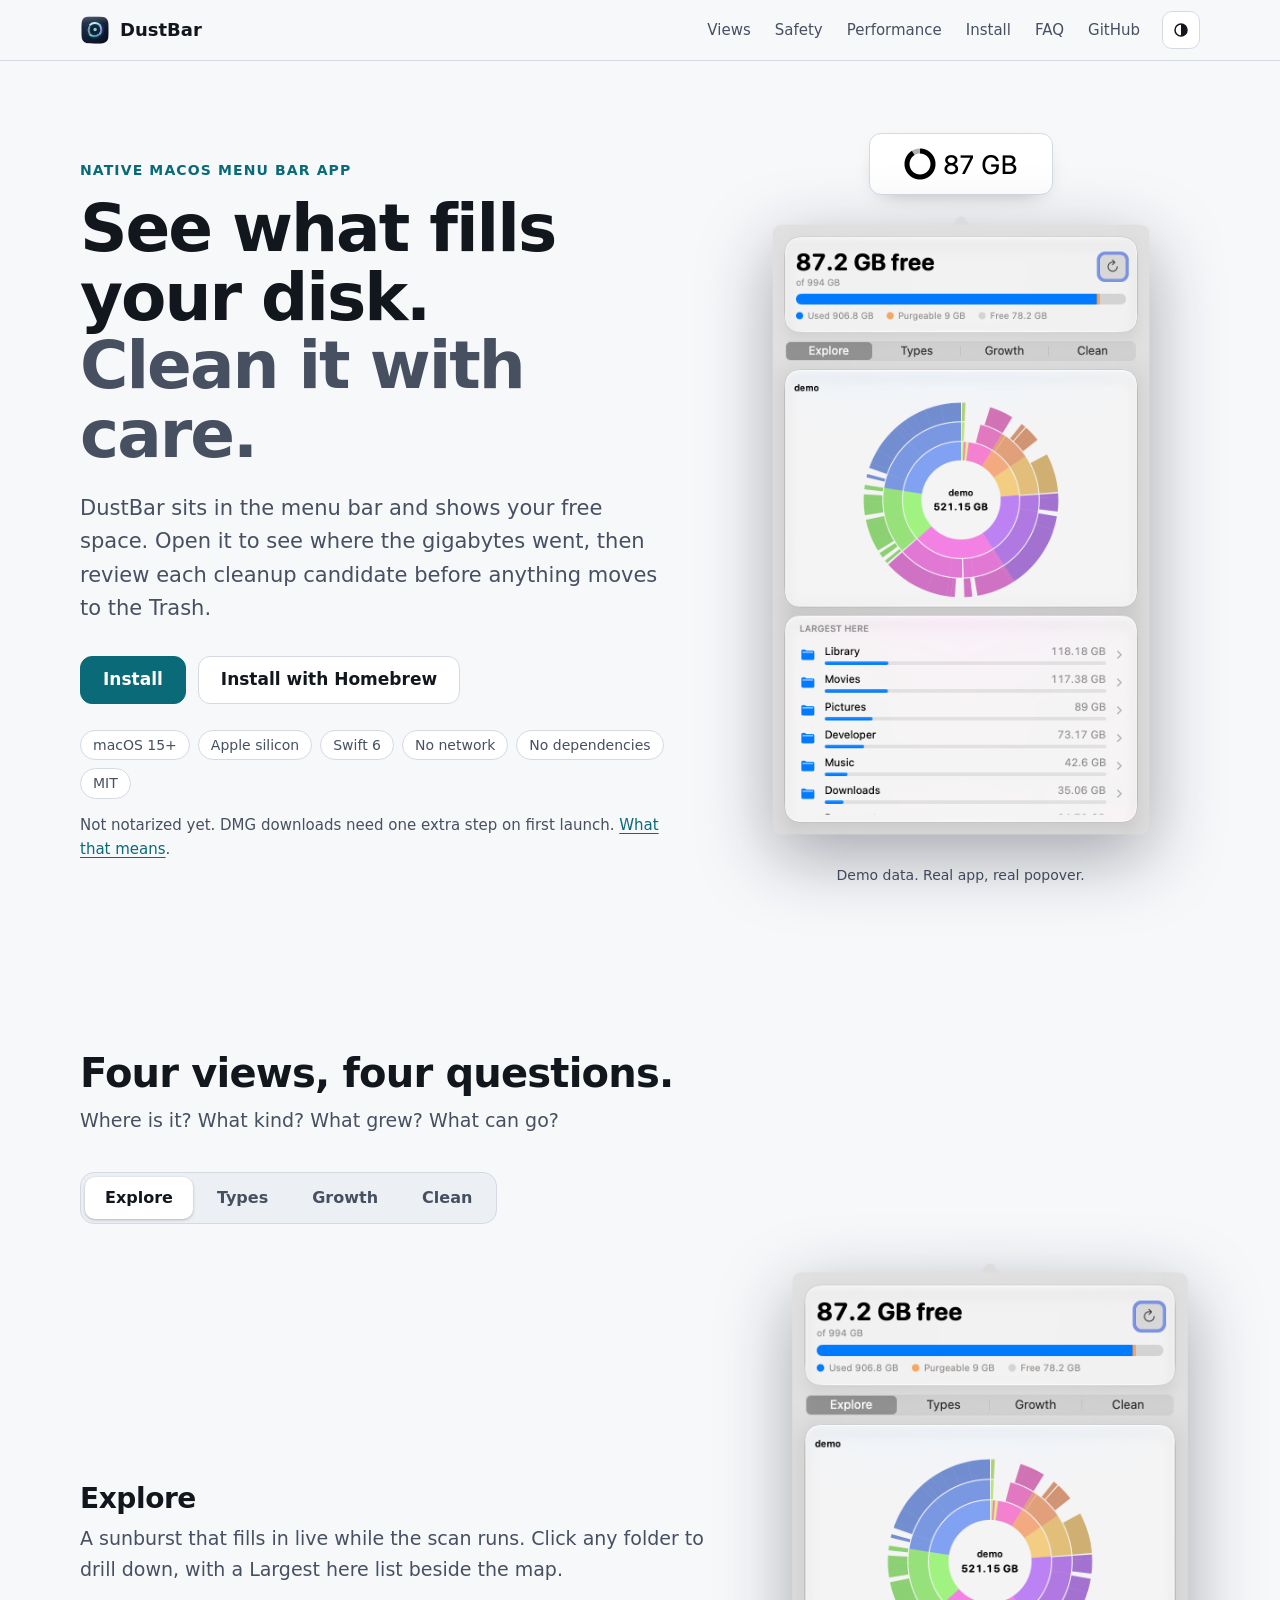
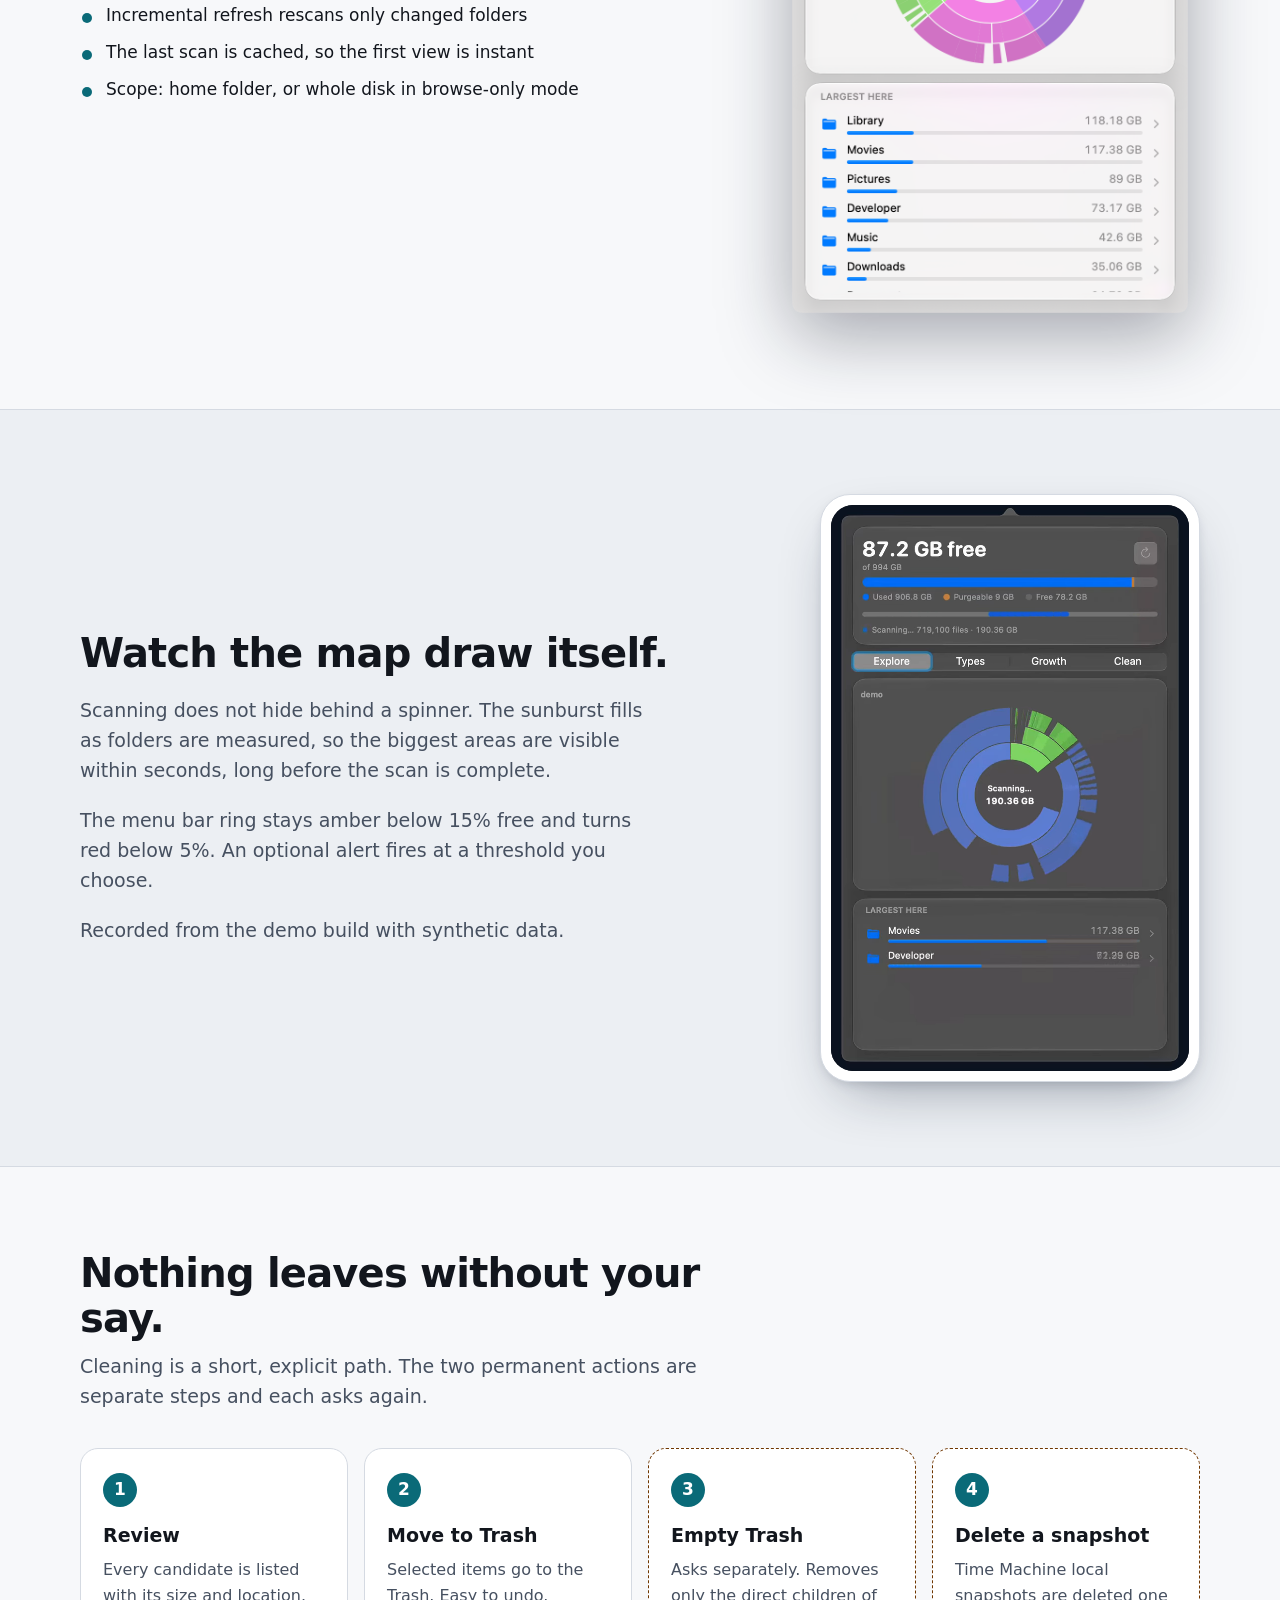
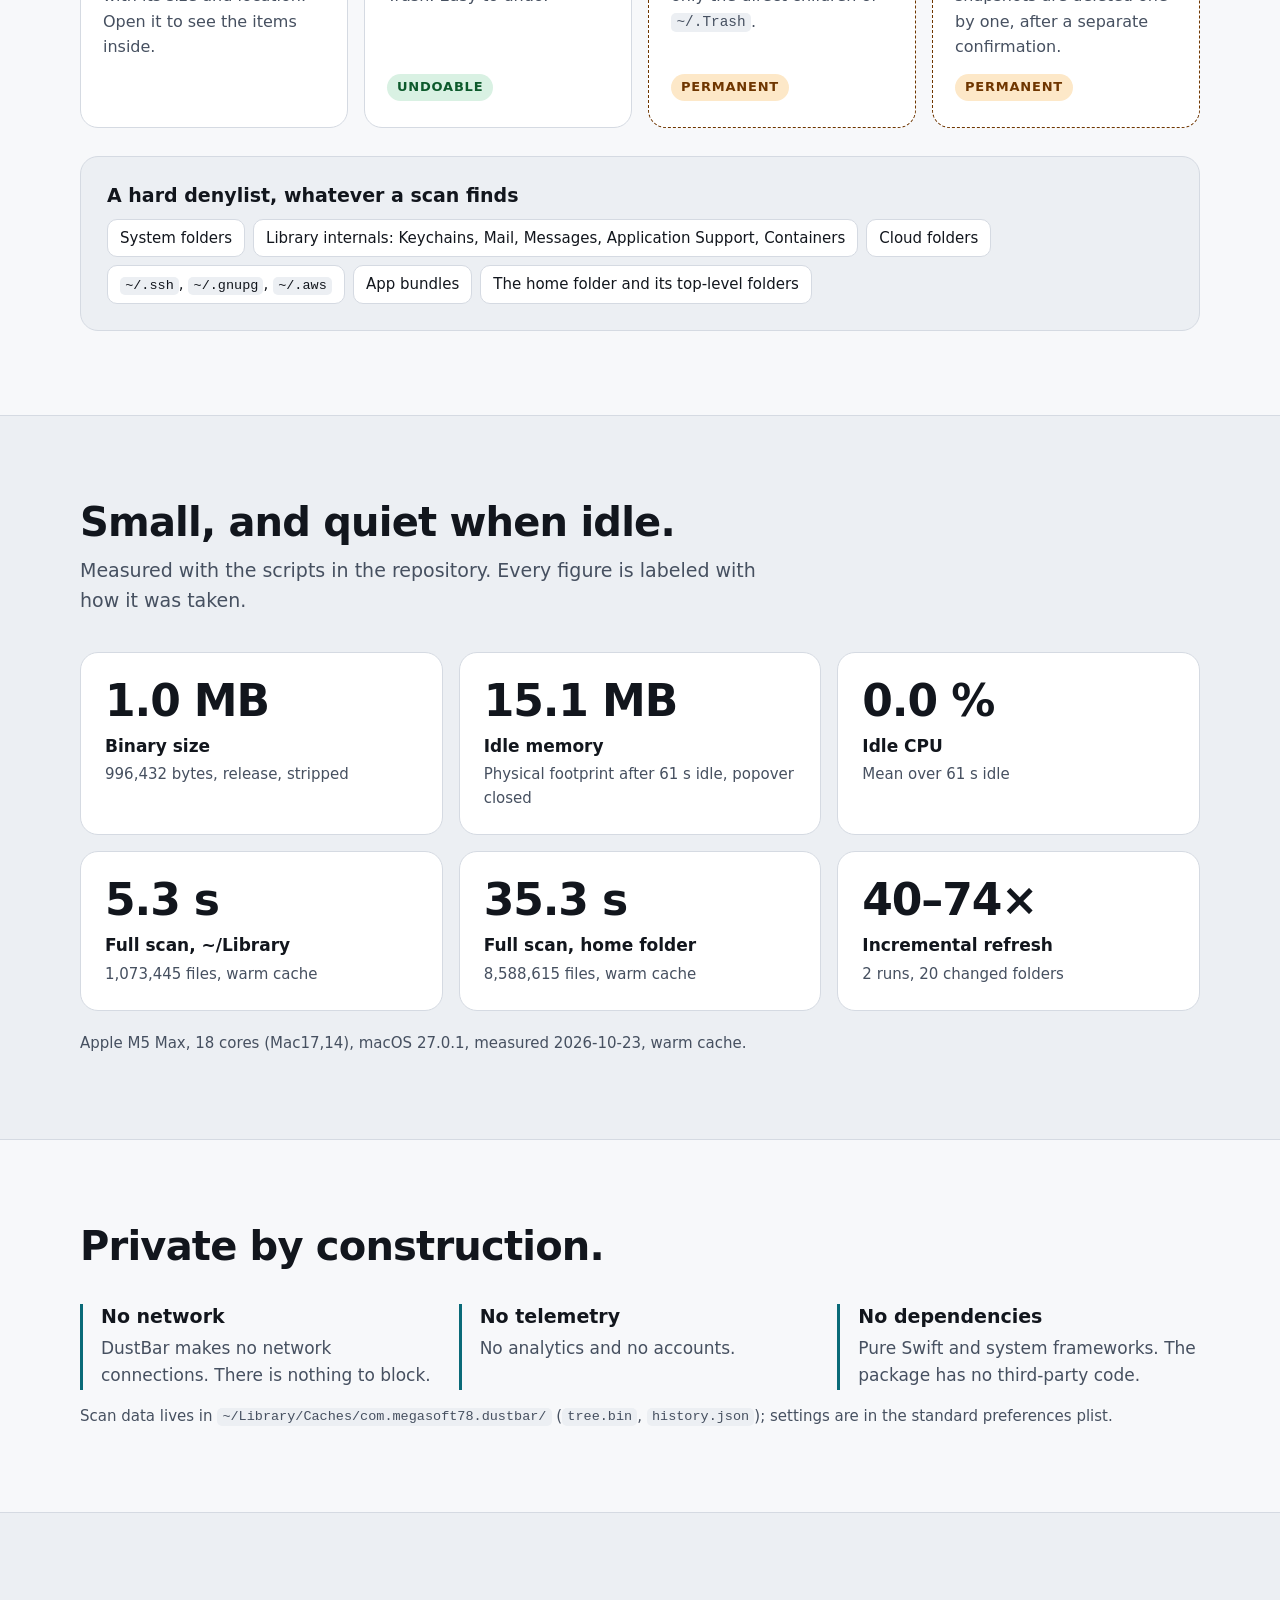
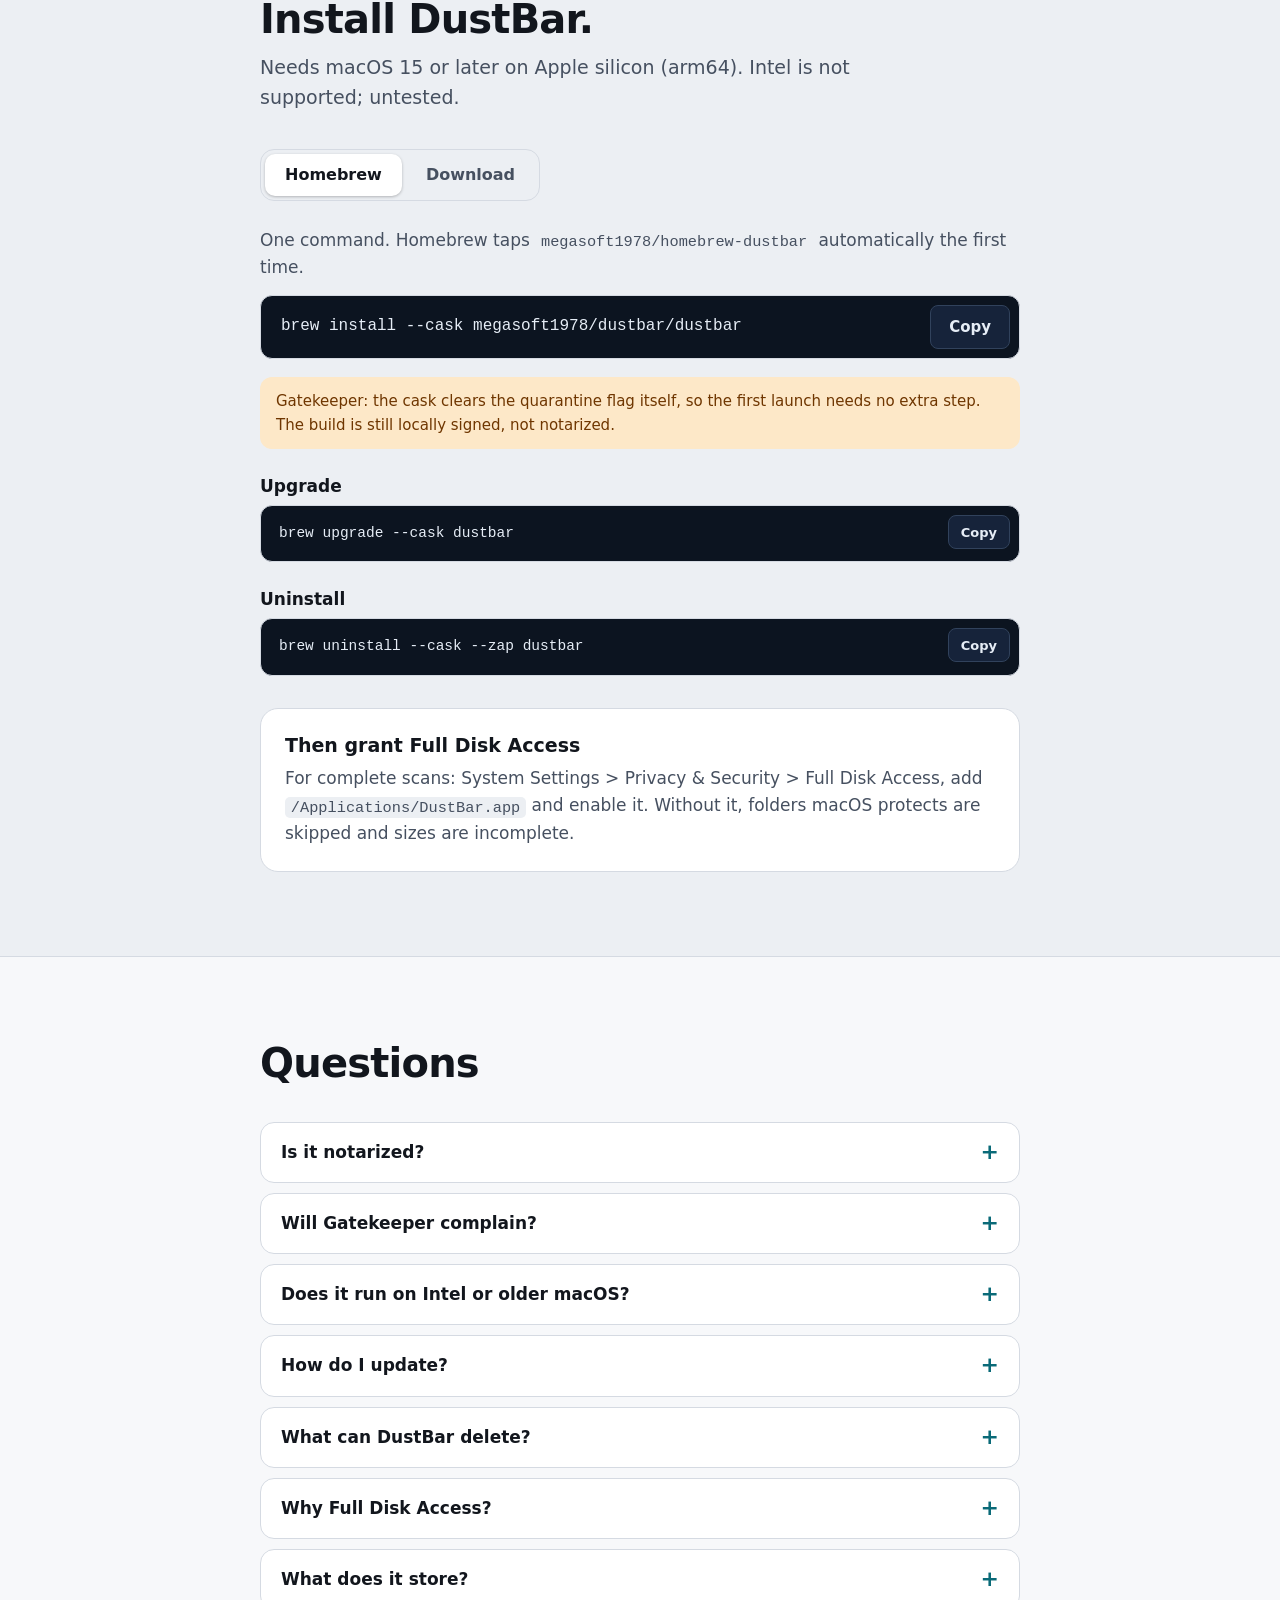
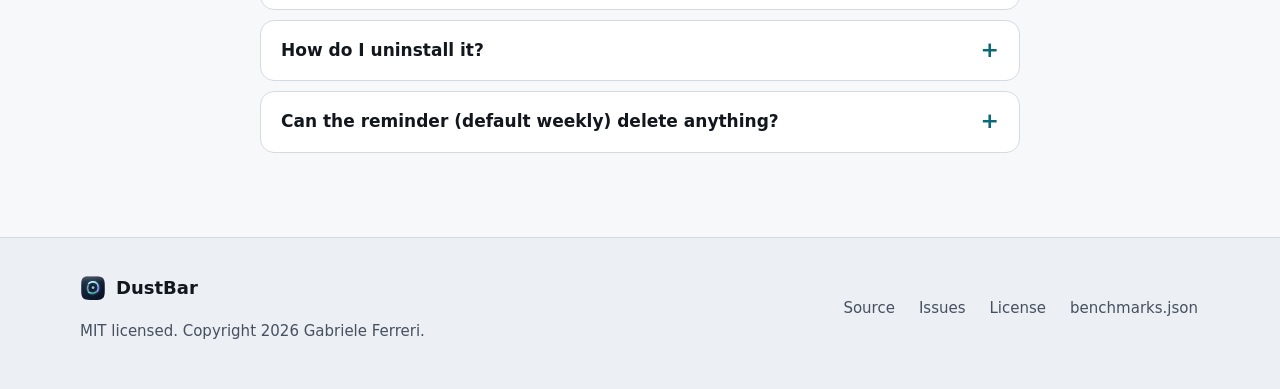
<file: docs/index.html>
<!doctype html>
<html lang="en">
<head>
<meta charset="utf-8">
<meta name="viewport" content="width=device-width, initial-scale=1">
<meta name="color-scheme" content="light dark">
<title>DustBar – a menu bar disk explorer and careful cleaner for macOS</title>
<meta name="description" content="DustBar is a tiny native macOS menu bar app that shows what fills your disk and cleans it safely after review. No network, no telemetry, no dependencies. MIT licensed.">
<meta property="og:type" content="website">
<meta property="og:title" content="DustBar – see what fills your disk, clean it with care">
<meta property="og:description" content="A tiny native macOS menu bar app. Review first, Move to Trash, permanent steps confirmed separately.">
<meta property="og:image" content="https://megasoft1978.github.io/dustbar/assets/og.png">
<meta property="og:image:width" content="1200">
<meta property="og:image:height" content="630">
<meta property="og:image:alt" content="DustBar app icon next to the Explore view of its popover.">
<meta name="twitter:card" content="summary_large_image">
<meta name="twitter:title" content="DustBar – see what fills your disk, clean it with care">
<meta name="twitter:description" content="A tiny native macOS menu bar app. Review first, Move to Trash, permanent steps confirmed separately.">
<meta name="twitter:image" content="https://megasoft1978.github.io/dustbar/assets/og.png">
<link rel="icon" href="assets/icon.svg" type="image/svg+xml">
<link rel="stylesheet" href="styles.css">
<script>try{var t=localStorage.getItem("dustbar-theme");if(t==="light"||t==="dark")document.documentElement.dataset.theme=t}catch(e){}</script>
<script src="main.js" defer></script>
</head>
<body id="top">
<a class="skip" href="#main">Skip to content</a>
<header class="topbar">
  <div class="bar wrap">
    <a class="brand" href="#top"><img src="assets/icon.svg" width="30" height="30" alt=""><span>DustBar</span></a>
    <nav aria-label="Main">
      <a href="#views">Views</a>
      <a href="#safety">Safety</a>
      <a href="#performance">Performance</a>
      <a href="#install">Install</a>
      <a href="#faq">FAQ</a>
      <a href="https://github.com/megasoft1978/dustbar">GitHub</a>
      <button class="theme-toggle" id="theme" type="button" aria-label="Switch color theme" title="Switch color theme">
        <svg viewBox="0 0 24 24" width="18" height="18" aria-hidden="true"><circle cx="12" cy="12" r="8" fill="none" stroke="currentColor" stroke-width="2"/><path d="M12 4a8 8 0 0 1 0 16z" fill="currentColor"/></svg>
      </button>
    </nav>
  </div>
</header>

<main id="main">
<section class="hero wrap" aria-labelledby="h-title">
  <div class="hero-copy">
    <p class="eyebrow">Native macOS menu bar app</p>
    <h1 id="h-title">See what fills your disk.<br><span>Clean it with care.</span></h1>
    <p class="lede">DustBar sits in the menu bar and shows your free space. Open it to see where the gigabytes went, then review each cleanup candidate before anything moves to the Trash.</p>
    <div class="actions">
      <a class="button primary" href="#install">Install</a>
      <a class="button" href="#install" id="hero-brew">Install with Homebrew</a>
    </div>
    <ul class="facts" aria-label="Key facts">
      <li>macOS 15+</li><li>Apple silicon</li><li>Swift 6</li><li>No network</li><li>No dependencies</li><li>MIT</li>
    </ul>
    <p class="note">Not notarized yet. DMG downloads need one extra step on first launch. <a href="#faq">What that means</a>.</p>
  </div>
  <div class="hero-visual">
    <div class="menubar" role="img" aria-label="The DustBar menu bar item: a ring and the free space, for example 87 GB.">
      <img class="on-light" src="assets/menubar-light@2x.png" width="138" height="48" alt="">
      <img class="on-dark" src="assets/menubar-dark@2x.png" width="138" height="48" alt="">
    </div>
    <img class="shot hero-shot on-light" src="assets/explore-light@2x.png" width="892" height="1412" alt="The DustBar popover on the Explore tab: 87.2 GB free of 994 GB, a sunburst map of a scanned demo folder and a Largest here list. Demo data.">
    <img class="shot hero-shot on-dark" src="assets/explore-dark@2x.png" width="892" height="1412" alt="The DustBar popover on the Explore tab, dark appearance: 87.2 GB free of 994 GB, a sunburst map of a scanned demo folder and a Largest here list. Demo data.">
    <p class="cap">Demo data. Real app, real popover.</p>
  </div>
</section>

<section class="section wrap" id="views" aria-labelledby="views-title">
  <div class="head">
    <h2 id="views-title">Four views, four questions.</h2>
    <p>Where is it? What kind? What grew? What can go?</p>
  </div>
  <div class="gallery">
    <div class="tablist" role="tablist" aria-label="DustBar views">
      <button class="tab" role="tab" id="tab-explore" type="button" aria-selected="true" aria-controls="panel-explore">Explore</button>
      <button class="tab" role="tab" id="tab-types" type="button" aria-selected="false" tabindex="-1" aria-controls="panel-types">Types</button>
      <button class="tab" role="tab" id="tab-growth" type="button" aria-selected="false" tabindex="-1" aria-controls="panel-growth">Growth</button>
      <button class="tab" role="tab" id="tab-clean" type="button" aria-selected="false" tabindex="-1" aria-controls="panel-clean">Clean</button>
    </div>
    <div class="panel" role="tabpanel" id="panel-explore" aria-labelledby="tab-explore" tabindex="0">
      <div class="panel-copy">
        <h3>Explore</h3>
        <p>A sunburst that fills in live while the scan runs. Click any folder to drill down, with a Largest here list beside the map.</p>
        <ul><li>Incremental refresh rescans only changed folders</li><li>The last scan is cached, so the first view is instant</li><li>Scope: home folder, or whole disk in browse-only mode</li></ul>
      </div>
      <img class="shot on-light" src="assets/explore-light@2x.png" width="892" height="1412" alt="Explore tab: sunburst map of a demo folder and the Largest here list." loading="lazy">
      <img class="shot on-dark" src="assets/explore-dark@2x.png" width="892" height="1412" alt="Explore tab, dark appearance: sunburst map of a demo folder and the Largest here list." loading="lazy">
    </div>
    <div class="panel" role="tabpanel" id="panel-types" aria-labelledby="tab-types" tabindex="0" hidden>
      <div class="panel-copy">
        <h3>Types</h3>
        <p>Space by kind of file: video, images, audio, archives, documents, code and apps, each with a file count and share.</p>
        <ul><li>One stacked bar for the whole picture</li><li>File counts and percentages per type</li></ul>
      </div>
      <img class="shot on-light" src="assets/types-light@2x.png" width="892" height="1412" alt="Types tab: stacked bar and a list of file types with sizes and file counts." loading="lazy">
      <img class="shot on-dark" src="assets/types-dark@2x.png" width="892" height="1412" alt="Types tab, dark appearance: stacked bar and a list of file types." loading="lazy">
    </div>
    <div class="panel" role="tabpanel" id="panel-growth" aria-labelledby="tab-growth" tabindex="0" hidden>
      <div class="panel-copy">
        <h3>Growth</h3>
        <p>Compares the current scan with earlier ones and lists the folders that grew, largest increase first.</p>
        <ul><li>Needs at least one earlier scan to show changes</li><li>Scan totals are kept in a small local history file</li></ul>
      </div>
      <img class="shot on-light" src="assets/growth-light@2x.png" width="892" height="1412" alt="Growth tab: folders that grew since an earlier scan, with the increase in GB." loading="lazy">
      <img class="shot on-dark" src="assets/growth-dark@2x.png" width="892" height="1412" alt="Growth tab, dark appearance: folders that grew since an earlier scan." loading="lazy">
    </div>
    <div class="panel" role="tabpanel" id="panel-clean" aria-labelledby="tab-clean" tabindex="0" hidden>
      <div class="panel-copy">
        <h3>Clean</h3>
        <p>Rule-based candidates, each with a size and a Review link. You choose what to select, and nothing moves until you press Move to Trash.</p>
        <ul><li>Caches, Xcode, simulators, logs and crash reports</li><li>Developer caches, stale node_modules, old Downloads</li><li>Large files, duplicates, Time Machine local snapshots</li></ul>
      </div>
      <img class="shot on-light" src="assets/clean-light@2x.png" width="892" height="1412" alt="Clean tab: cleanup candidates with sizes, Review links and a Move to Trash button." loading="lazy">
      <img class="shot on-dark" src="assets/clean-dark@2x.png" width="892" height="1412" alt="Clean tab, dark appearance: cleanup candidates and a Move to Trash button." loading="lazy">
    </div>
    <noscript><p class="note">JavaScript switches the views. Only Explore is shown without it.</p></noscript>
  </div>
</section>

<section class="section alt" aria-labelledby="scan-title">
  <div class="wrap split">
    <div class="split-copy">
      <h2 id="scan-title">Watch the map draw itself.</h2>
      <p>Scanning does not hide behind a spinner. The sunburst fills as folders are measured, so the biggest areas are visible within seconds, long before the scan is complete.</p>
      <p>The menu bar ring stays amber below 15% free and turns red below 5%. An optional alert fires at a threshold you choose.</p>
      <p class="note">Recorded from the demo build with synthetic data.</p>
    </div>
    <figure class="video-card">
      <div class="frame">
        <video id="demo" width="720" height="1140" muted loop playsinline preload="metadata" poster="assets/poster-light.png" controls aria-label="Looping 8 second recording of DustBar scanning a demo folder tree">
          <source src="assets/demo-scan.webm" type="video/webm">
          <source src="assets/demo-scan.mp4" type="video/mp4">
        </video>
        <button class="play" id="play" type="button" hidden aria-label="Play demo video"><svg viewBox="0 0 24 24" width="28" height="28" aria-hidden="true"><path d="M8 5v14l11-7z" fill="currentColor"/></svg></button>
      </div>
    </figure>
  </div>
</section>

<section class="section wrap" id="safety" aria-labelledby="safety-title">
  <div class="head">
    <h2 id="safety-title">Nothing leaves without your say.</h2>
    <p>Cleaning is a short, explicit path. The two permanent actions are separate steps and each asks again.</p>
  </div>
  <ol class="steps">
    <li><span class="n">1</span><h3>Review</h3><p>Every candidate is listed with its size and location. Open it to see the items inside.</p></li>
    <li><span class="n">2</span><h3>Move to Trash</h3><p>Selected items go to the Trash. Easy to undo.</p><span class="tag ok">Undoable</span></li>
    <li class="perm"><span class="n">3</span><h3>Empty Trash</h3><p>Asks separately. Removes only the direct children of <code>~/.Trash</code>.</p><span class="tag warn">Permanent</span></li>
    <li class="perm"><span class="n">4</span><h3>Delete a snapshot</h3><p>Time Machine local snapshots are deleted one by one, after a separate confirmation.</p><span class="tag warn">Permanent</span></li>
  </ol>
  <div class="deny">
    <h3>A hard denylist, whatever a scan finds</h3>
    <ul>
      <li>System folders</li>
      <li>Library internals: Keychains, Mail, Messages, Application Support, Containers</li>
      <li>Cloud folders</li>
      <li><code>~/.ssh</code>, <code>~/.gnupg</code>, <code>~/.aws</code></li>
      <li>App bundles</li>
      <li>The home folder and its top-level folders</li>
    </ul>
  </div>
</section>

<section class="section alt" id="performance" aria-labelledby="perf-title">
  <div class="wrap">
    <div class="head">
      <h2 id="perf-title">Small, and quiet when idle.</h2>
      <p>Measured with the scripts in the repository. Every figure is labeled with how it was taken.</p>
    </div>
    <ul class="cards">
      <li><span class="v" data-v="binary">—</span><span class="l">Binary size</span><span class="s" data-s="binary">Release, stripped</span></li>
      <li><span class="v" data-v="mem">—</span><span class="l">Idle memory</span><span class="s" data-s="mem">Physical footprint, popover closed</span></li>
      <li><span class="v" data-v="cpu">—</span><span class="l">Idle CPU</span><span class="s" data-s="cpu">Mean over the idle window</span></li>
      <li><span class="v" data-v="scan1">—</span><span class="l">Full scan, ~/Library</span><span class="s" data-s="scan1">Warm cache</span></li>
      <li><span class="v" data-v="scan8">—</span><span class="l">Full scan, home folder</span><span class="s" data-s="scan8">Warm cache</span></li>
      <li><span class="v" data-v="refresh">—</span><span class="l">Incremental refresh</span><span class="s" data-s="refresh">20 changed folders on ~/Library</span></li>
    </ul>
    <p class="note" id="bench-meta">Machine, macOS version and date load from <code>benchmarks.json</code>. Numbers reflect a warm disk cache.</p>
  </div>
</section>

<section class="section wrap" aria-labelledby="priv-title">
  <div class="head">
    <h2 id="priv-title">Private by construction.</h2>
  </div>
  <ul class="trio">
    <li><h3>No network</h3><p>DustBar makes no network connections. There is nothing to block.</p></li>
    <li><h3>No telemetry</h3><p>No analytics and no accounts.</p></li>
    <li><h3>No dependencies</h3><p>Pure Swift and system frameworks. The package has no third-party code.</p></li>
  </ul>
  <p class="note">Scan data lives in <code>~/Library/Caches/com.megasoft78.dustbar/</code> (<code>tree.bin</code>, <code>history.json</code>); settings are in the standard preferences plist.</p>
</section>

<section class="section alt" id="install" aria-labelledby="install-title">
  <div class="wrap narrow">
    <div class="head">
      <h2 id="install-title">Install DustBar.</h2>
      <p>Needs macOS 15 or later on Apple silicon (arm64). Intel is not supported; untested.</p>
    </div>
    <div class="tablist itabs" role="tablist" aria-label="Install method">
      <button class="tab" role="tab" id="itab-brew" type="button" aria-selected="true" aria-controls="ipanel-brew">Homebrew</button>
      <button class="tab" role="tab" id="itab-dl" type="button" aria-selected="false" tabindex="-1" aria-controls="ipanel-dl">Download</button>
    </div>
    <div class="ipanel" role="tabpanel" id="ipanel-brew" aria-labelledby="itab-brew" tabindex="0">
      <p>One command. Homebrew taps <code>megasoft1978/homebrew-dustbar</code> automatically the first time.</p>
      <div class="code big"><pre><code>brew install --cask megasoft1978/dustbar/dustbar</code></pre><button class="copy" type="button">Copy</button></div>
      <p class="gk">Gatekeeper: the cask clears the quarantine flag itself, so the first launch needs no extra step. The build is still locally signed, not notarized.</p>
      <h3 class="sub">Upgrade</h3>
      <div class="code"><pre><code>brew upgrade --cask dustbar</code></pre><button class="copy" type="button">Copy</button></div>
      <h3 class="sub">Uninstall</h3>
      <div class="code"><pre><code>brew uninstall --cask --zap dustbar</code></pre><button class="copy" type="button">Copy</button></div>
    </div>
    <div class="ipanel" role="tabpanel" id="ipanel-dl" aria-labelledby="itab-dl" tabindex="0" hidden>
      <p>Get <code>DustBar-&lt;version&gt;.dmg</code> (a <code>.zip</code> is also provided) from the latest release.</p>
      <a class="button primary" href="https://github.com/megasoft1978/dustbar/releases/latest">Download the DMG</a>
      <ol class="install">
        <li>
          <h3>Open the DMG</h3>
          <p>Drag <strong>DustBar</strong> to <strong>Applications</strong>.</p>
        </li>
        <li>
          <h3>Open it past Gatekeeper</h3>
          <p class="gk">Current builds are locally signed and not notarized, so macOS warns on first launch. Right-click <code>DustBar.app</code>, choose Open, then confirm. Or run:</p>
          <div class="code"><pre><code>xattr -dr com.apple.quarantine /Applications/DustBar.app</code></pre><button class="copy" type="button">Copy</button></div>
        </li>
      </ol>
    </div>
    <div class="fda">
      <h3>Then grant Full Disk Access</h3>
      <p>For complete scans: System Settings &gt; Privacy &amp; Security &gt; Full Disk Access, add <code>/Applications/DustBar.app</code> and enable it. Without it, folders macOS protects are skipped and sizes are incomplete.</p>
    </div>
  </div>
</section>

<section class="section wrap narrow" id="faq" aria-labelledby="faq-title">
  <div class="head"><h2 id="faq-title">Questions</h2></div>
  <div class="faq">
    <details><summary>Is it notarized?</summary><p>Not yet. Builds are signed locally, not notarized. The Homebrew cask clears the quarantine flag for you. A DMG or zip download needs one extra step on first launch.</p></details>
    <details><summary>Will Gatekeeper complain?</summary><p>For a DMG or zip, once: macOS warns on first launch. Right-click <code>DustBar.app</code> in Applications, choose Open, then confirm. Or run:</p>
      <div class="code"><pre><code>xattr -dr com.apple.quarantine /Applications/DustBar.app</code></pre><button class="copy" type="button">Copy</button></div></details>
    <details><summary>Does it run on Intel or older macOS?</summary><p>Apple silicon with macOS 15 or later is the supported setup. Intel is not supported and untested.</p></details>
    <details><summary>How do I update?</summary><p>With Homebrew, run this. With the DMG or zip, download the new <code>DustBar-&lt;version&gt;.dmg</code> and drag it to Applications, replacing the old app. There is no automatic update.</p>
      <div class="code"><pre><code>brew upgrade --cask dustbar</code></pre><button class="copy" type="button">Copy</button></div></details>
    <details><summary>What can DustBar delete?</summary><p>Only what you select and confirm, in Clean or from the Explore list, and only outside the denylist. Items go to the Trash first. Two actions are permanent and confirmed separately: Empty Trash, and deleting a Time Machine local snapshot. Always read the Review list.</p></details>
    <details><summary>Why Full Disk Access?</summary><p>macOS hides some folders from apps without it. DustBar still works, but skips them and reports smaller sizes.</p></details>
    <details><summary>What does it store?</summary><p><code>tree.bin</code> (the last scan, for an instant first view) and <code>history.json</code> (scan totals for Growth), both in <code>~/Library/Caches/com.megasoft78.dustbar</code>. Settings live in the standard preferences file, <code>~/Library/Preferences/com.megasoft78.dustbar.plist</code>.</p></details>
    <details><summary>How do I uninstall it?</summary>
      <p>With Homebrew:</p>
      <div class="code"><pre><code>brew uninstall --cask --zap dustbar</code></pre><button class="copy" type="button">Copy</button></div>
      <p>Otherwise quit DustBar from its menu, then remove the app, its cache and its settings:</p>
      <div class="code"><pre><code>rm -r /Applications/DustBar.app
rm -r ~/Library/Caches/com.megasoft78.dustbar
rm -r ~/Library/Preferences/com.megasoft78.dustbar.plist</code></pre><button class="copy" type="button">Copy</button></div>
      <p>Then remove DustBar from Full Disk Access and Login Items in System Settings.</p></details>
    <details><summary>Can the reminder (default weekly) delete anything?</summary><p>No. It is a reminder notification. It never deletes anything.</p></details>
  </div>
</section>
</main>

<footer class="footer">
  <div class="wrap foot">
    <div><a class="brand" href="#top"><img src="assets/icon.svg" width="26" height="26" alt=""><span>DustBar</span></a><p>MIT licensed. Copyright 2026 Gabriele Ferreri.</p></div>
    <nav aria-label="Footer"><a href="https://github.com/megasoft1978/dustbar">Source</a><a href="https://github.com/megasoft1978/dustbar/issues">Issues</a><a href="https://github.com/megasoft1978/dustbar/blob/main/LICENSE">License</a><a href="benchmarks.json">benchmarks.json</a></nav>
  </div>
</footer>
</body>
</html>
</file>
<file: docs/styles.css>
/* DustBar site. System fonts only, no external requests. */
:root{
  --bg:#f7f8fa;--alt:#eceff3;--surface:#fff;--text:#12161d;--muted:#465060;--line:#d5dae2;
  --accent:#0a6a78;--on-accent:#fff;--ring:#0a6a78;
  --warn-bg:#fde8c8;--warn-fg:#6f3600;--ok-bg:#d9f1e3;--ok-fg:#0d5a2c;
  --shadow:0 24px 60px -24px rgba(16,29,52,.45),0 4px 14px -6px rgba(16,29,52,.25);
  --font:ui-sans-serif,-apple-system,BlinkMacSystemFont,"SF Pro Text","Segoe UI",system-ui,sans-serif;
  --mono:ui-monospace,"SF Mono",Menlo,Consolas,monospace;
  color-scheme:light;
}
@media (prefers-color-scheme:dark){
  :root:not([data-theme="light"]){
    --bg:#0a1019;--alt:#101926;--surface:#131e2d;--text:#e9eef5;--muted:#a5b0bf;--line:#243145;
    --accent:#5cd9d4;--on-accent:#04171a;--ring:#5cd9d4;
    --warn-bg:#3b2709;--warn-fg:#ffc680;--ok-bg:#0f3322;--ok-fg:#8fe0b0;
    --shadow:0 24px 60px -20px rgba(0,0,0,.8),0 4px 14px -6px rgba(0,0,0,.6);
    color-scheme:dark;
  }
}
:root[data-theme="dark"]{
  --bg:#0a1019;--alt:#101926;--surface:#131e2d;--text:#e9eef5;--muted:#a5b0bf;--line:#243145;
  --accent:#5cd9d4;--on-accent:#04171a;--ring:#5cd9d4;
  --warn-bg:#3b2709;--warn-fg:#ffc680;--ok-bg:#0f3322;--ok-fg:#8fe0b0;
  --shadow:0 24px 60px -20px rgba(0,0,0,.8),0 4px 14px -6px rgba(0,0,0,.6);
  color-scheme:dark;
}

*,*::before,*::after{box-sizing:border-box}
html{scroll-behavior:smooth;scroll-padding-top:72px;-webkit-text-size-adjust:100%}
@media (prefers-reduced-motion:reduce){html{scroll-behavior:auto}*{transition:none!important;animation:none!important}}
body{margin:0;background:var(--bg);color:var(--text);font:400 17px/1.6 var(--font);-webkit-font-smoothing:antialiased}
img,video{max-width:100%;height:auto;display:block}
a{color:var(--accent);text-underline-offset:3px}
code,pre{font-family:var(--mono)}
code{font-size:.9em;background:var(--alt);padding:.1em .38em;border-radius:5px;overflow-wrap:anywhere}
:focus-visible{outline:3px solid var(--ring);outline-offset:3px;border-radius:6px}
.wrap{width:min(1120px,100% - 32px);margin-inline:auto}
.narrow{width:min(760px,100% - 32px)}
.skip{position:absolute;left:12px;top:-60px;background:var(--accent);color:var(--on-accent);padding:8px 14px;border-radius:8px;z-index:20}
.skip:focus{top:10px}

/* Theme-specific images */
.on-dark{display:none}
@media (prefers-color-scheme:dark){
  :root:not([data-theme="light"]) .on-light{display:none}
  :root:not([data-theme="light"]) .on-dark{display:block}
}
:root[data-theme="dark"] .on-light{display:none}
:root[data-theme="dark"] .on-dark{display:block}
:root[data-theme="light"] .on-light{display:block}
:root[data-theme="light"] .on-dark{display:none}

/* Header */
.topbar{position:sticky;top:0;z-index:10;background:color-mix(in srgb,var(--bg) 86%,transparent);backdrop-filter:saturate(1.4) blur(14px);-webkit-backdrop-filter:saturate(1.4) blur(14px);border-bottom:1px solid var(--line)}
.bar{display:flex;align-items:center;justify-content:space-between;gap:16px;min-height:60px}
.brand{display:inline-flex;align-items:center;gap:10px;color:var(--text);font-weight:650;text-decoration:none;font-size:18px}
.topbar nav,.foot nav{display:flex;align-items:center;gap:4px 20px;flex-wrap:wrap}
.topbar nav a,.foot nav a{color:var(--muted);text-decoration:none;font-size:15px;padding:6px 2px}
.topbar nav a:hover,.foot nav a:hover{color:var(--text)}
.theme-toggle{display:grid;place-items:center;width:38px;height:38px;border:1px solid var(--line);border-radius:10px;background:var(--surface);color:var(--text);cursor:pointer}
.theme-toggle:hover{border-color:var(--accent)}
@media (max-width:760px){.topbar nav a{display:none}}

/* Hero */
.hero{display:grid;grid-template-columns:minmax(0,1.1fr) minmax(0,.9fr);gap:56px;align-items:center;padding:72px 0 80px}
.eyebrow{margin:0 0 14px;color:var(--accent);font-weight:650;font-size:14px;letter-spacing:.08em;text-transform:uppercase}
h1{margin:0;font-size:clamp(38px,5.6vw,66px);line-height:1.04;letter-spacing:-.03em;font-weight:760}
h1 span{color:var(--muted)}
h2{margin:0 0 10px;font-size:clamp(28px,3.6vw,40px);line-height:1.12;letter-spacing:-.02em;font-weight:720}
h3{margin:0 0 6px;font-size:19px;line-height:1.3;font-weight:650}
.lede{margin:22px 0 0;font-size:clamp(18px,2vw,21px);color:var(--muted);max-width:34em}
.actions{display:flex;flex-wrap:wrap;gap:12px;margin-top:30px}
.button{display:inline-flex;align-items:center;min-height:48px;padding:0 22px;border-radius:12px;border:1px solid var(--line);background:var(--surface);color:var(--text);font-weight:620;text-decoration:none;transition:transform .15s,border-color .15s}
.button:hover{border-color:var(--accent);transform:translateY(-1px)}
.button.primary{background:var(--accent);border-color:var(--accent);color:var(--on-accent)}
.facts{display:flex;flex-wrap:wrap;gap:8px;list-style:none;margin:26px 0 0;padding:0}
.facts li{border:1px solid var(--line);border-radius:999px;padding:3px 12px;font-size:14px;color:var(--muted);background:var(--surface)}
.note{color:var(--muted);font-size:15px;margin:14px 0 0}
.hero-visual{display:flex;flex-direction:column;align-items:center;gap:18px}
.menubar{display:flex;justify-content:center;padding:6px 22px;border-radius:12px;background:var(--surface);border:1px solid var(--line);box-shadow:0 8px 24px -14px rgba(0,0,0,.4)}
.shot{width:100%;height:auto;filter:drop-shadow(0 22px 36px rgba(8,15,32,.35))}
.hero-shot{width:min(100%,400px);aspect-ratio:892/1412}
.cap{margin:0;font-size:14px;color:var(--muted)}
@media (max-width:900px){.hero{grid-template-columns:1fr;gap:40px;padding:44px 0 56px}.hero-visual{order:2}}

/* Sections */
.section{padding:84px 0}
.section.alt{background:var(--alt);border-block:1px solid var(--line)}
.head{max-width:40em;margin:0 0 36px}
.head p{margin:0;color:var(--muted);font-size:19px}
@media (max-width:640px){.section{padding:56px 0}}

/* Gallery */
.tablist{display:inline-flex;gap:4px;padding:4px;background:var(--alt);border:1px solid var(--line);border-radius:14px;max-width:100%;overflow-x:auto}
.tab{flex:1 1 auto;appearance:none;border:0;background:transparent;color:var(--muted);font:inherit;font-weight:620;font-size:16px;min-height:42px;padding:0 20px;border-radius:10px;cursor:pointer}
.tab:hover{color:var(--text)}
.tab[aria-selected="true"]{background:var(--surface);color:var(--text);box-shadow:0 1px 3px rgba(0,0,0,.25)}
.panel{display:grid;grid-template-columns:minmax(0,1fr) minmax(0,420px);gap:56px;align-items:center;margin-top:36px}
.panel[hidden]{display:none}
.panel .shot{aspect-ratio:892/1412}
.panel-copy p{color:var(--muted);font-size:19px;margin:0 0 18px}
.panel-copy h3{font-size:28px;letter-spacing:-.015em}
.panel-copy ul{margin:0;padding:0;list-style:none;display:grid;gap:10px}
.panel-copy li{padding-left:26px;position:relative}
.panel-copy li::before{content:"";position:absolute;left:2px;top:.62em;width:10px;height:10px;border-radius:50%;background:var(--accent)}
@media (max-width:820px){.panel{grid-template-columns:1fr;gap:28px}.panel .shot{max-width:400px;margin-inline:auto}}

/* Video */
.split{display:grid;grid-template-columns:minmax(0,1fr) minmax(0,380px);gap:64px;align-items:center}
.split-copy p{color:var(--muted);font-size:19px;max-width:30em}
.video-card{margin:0}
.frame{position:relative;border-radius:30px;padding:10px;background:var(--surface);border:1px solid var(--line);box-shadow:var(--shadow)}
.frame video{width:100%;border-radius:22px;aspect-ratio:720/1140;background:#0a1019}
.play{position:absolute;inset:0;margin:auto;width:76px;height:76px;border-radius:50%;border:0;background:var(--accent);color:var(--on-accent);display:grid;place-items:center;cursor:pointer;box-shadow:0 8px 24px rgba(0,0,0,.4)}
.play[hidden]{display:none}
@media (max-width:820px){.split{grid-template-columns:1fr;gap:36px}.video-card{max-width:340px;margin-inline:auto}}

/* Safety */
.steps{list-style:none;margin:0;padding:0;display:grid;grid-template-columns:repeat(4,1fr);gap:16px;counter-reset:s}
.steps li{position:relative;background:var(--surface);border:1px solid var(--line);border-radius:18px;padding:24px 22px 26px;display:flex;flex-direction:column;gap:4px}
.steps li.perm{border-color:var(--warn-fg);border-style:dashed}
.steps p{margin:0 0 10px;color:var(--muted);font-size:16px}
.n{display:grid;place-items:center;width:34px;height:34px;border-radius:50%;background:var(--accent);color:var(--on-accent);font-weight:720;margin-bottom:12px}
.tag{margin-top:auto;align-self:flex-start;font-size:13px;font-weight:700;letter-spacing:.06em;text-transform:uppercase;padding:3px 10px;border-radius:999px}
.tag.ok{background:var(--ok-bg);color:var(--ok-fg)}
.tag.warn{background:var(--warn-bg);color:var(--warn-fg)}
.deny{margin-top:28px;padding:26px;border-radius:18px;background:var(--alt);border:1px solid var(--line)}
.deny ul{margin:12px 0 0;padding:0;list-style:none;display:flex;flex-wrap:wrap;gap:8px}
.deny li{background:var(--surface);border:1px solid var(--line);border-radius:10px;padding:6px 12px;font-size:15px}
@media (max-width:980px){.steps{grid-template-columns:repeat(2,1fr)}}
@media (max-width:560px){.steps{grid-template-columns:1fr}}

/* Cards */
.cards,.trio{list-style:none;margin:0;padding:0;display:grid;grid-template-columns:repeat(3,1fr);gap:16px}
.cards li{background:var(--surface);border:1px solid var(--line);border-radius:18px;padding:24px;display:flex;flex-direction:column;gap:2px}
.v{font-size:clamp(32px,4vw,44px);font-weight:740;letter-spacing:-.025em;line-height:1.1;font-variant-numeric:tabular-nums}
.l{font-weight:620;margin-top:6px}
.s{color:var(--muted);font-size:15px}
.cards+.note{margin-top:20px}
.trio li{padding:0 0 0 18px;border-left:3px solid var(--accent)}
.trio p{margin:0;color:var(--muted)}
@media (max-width:900px){.cards,.trio{grid-template-columns:repeat(2,1fr)}}
@media (max-width:560px){.cards,.trio{grid-template-columns:1fr}}

/* Install */
.install{list-style:none;margin:0;padding:0;display:grid;grid-template-columns:minmax(0,1fr);gap:26px;counter-reset:i}
.install li{counter-increment:i;padding-left:52px;position:relative;min-width:0}
.install li::before{content:counter(i);position:absolute;left:0;top:0;width:36px;height:36px;border-radius:50%;background:var(--accent);color:var(--on-accent);display:grid;place-items:center;font-weight:720}
.install p{margin:8px 0 0;color:var(--muted)}
.code{position:relative;margin-top:8px;min-width:0;max-width:100%}
.code pre{margin:0;padding:16px 84px 16px 18px;background:#0c1420;color:#e6edf6;border-radius:12px;overflow-x:auto;font-size:14.5px;line-height:1.6;border:1px solid var(--line);font-variant-ligatures:none}
.code code{background:none;padding:0;font-size:inherit}
.copy{position:absolute;top:10px;right:10px;min-height:34px;padding:0 12px;border-radius:8px;border:1px solid #31425c;background:#16233a;color:#e6edf6;font:600 13px var(--font);cursor:pointer}
.copy:hover{border-color:#5cd9d4}
.copy:focus-visible{outline-color:#5cd9d4}
.ipanel{margin-top:26px}
.ipanel>p{margin:0 0 14px;color:var(--muted)}
.ipanel .button{margin-bottom:8px}
.ipanel .install{margin-top:24px}
.ipanel .gk{margin:18px 0 0;padding:12px 16px;border-radius:12px;background:var(--warn-bg);color:var(--warn-fg);font-size:15px}
.code.big pre{font-size:16px;padding:18px 150px 18px 20px}
.code.big .copy{top:50%;transform:translateY(-50%);min-height:44px;padding:0 18px;font-size:15px}
.sub{margin:26px 0 8px;font-size:17px}
.fda{margin-top:32px;padding:24px;border-radius:18px;background:var(--surface);border:1px solid var(--line)}
.fda p{margin:8px 0 0;color:var(--muted)}
@media (max-width:560px){.code pre{white-space:pre-wrap;overflow-wrap:anywhere}.code.big pre{font-size:15px;padding:16px 16px 58px}.code.big .copy{top:auto;bottom:10px;right:10px;transform:none}}

/* FAQ */
.faq{display:grid;grid-template-columns:minmax(0,1fr);gap:10px}
details{background:var(--surface);border:1px solid var(--line);border-radius:14px;padding:0 20px;min-width:0;max-width:100%}
summary{cursor:pointer;font-weight:620;padding:16px 0;list-style:none;display:flex;justify-content:space-between;gap:16px;min-width:0;overflow-wrap:anywhere}
summary::-webkit-details-marker{display:none}
summary::after{content:"+";color:var(--accent);font-size:22px;line-height:1.2}
details[open] summary::after{content:"\2212"}
details p,details .code{margin:0 0 16px;color:var(--muted)}
details p{overflow-wrap:anywhere}
details .code{margin-top:0}

/* Footer */
.footer{border-top:1px solid var(--line);padding:36px 0 48px;background:var(--alt)}
.foot{display:flex;flex-wrap:wrap;justify-content:space-between;gap:24px}
.foot p{margin:10px 0 0;color:var(--muted);font-size:15px}

/* 404 */
.nf{min-height:100vh;display:flex;flex-direction:column;align-items:center;justify-content:center;gap:14px;text-align:center;padding:24px}
.nf h1{font-size:44px}
.nf p{margin:0;color:var(--muted)}
@media (max-width:480px){.tablist{display:flex}.tab{padding:0 8px;font-size:15px}}
</file>
